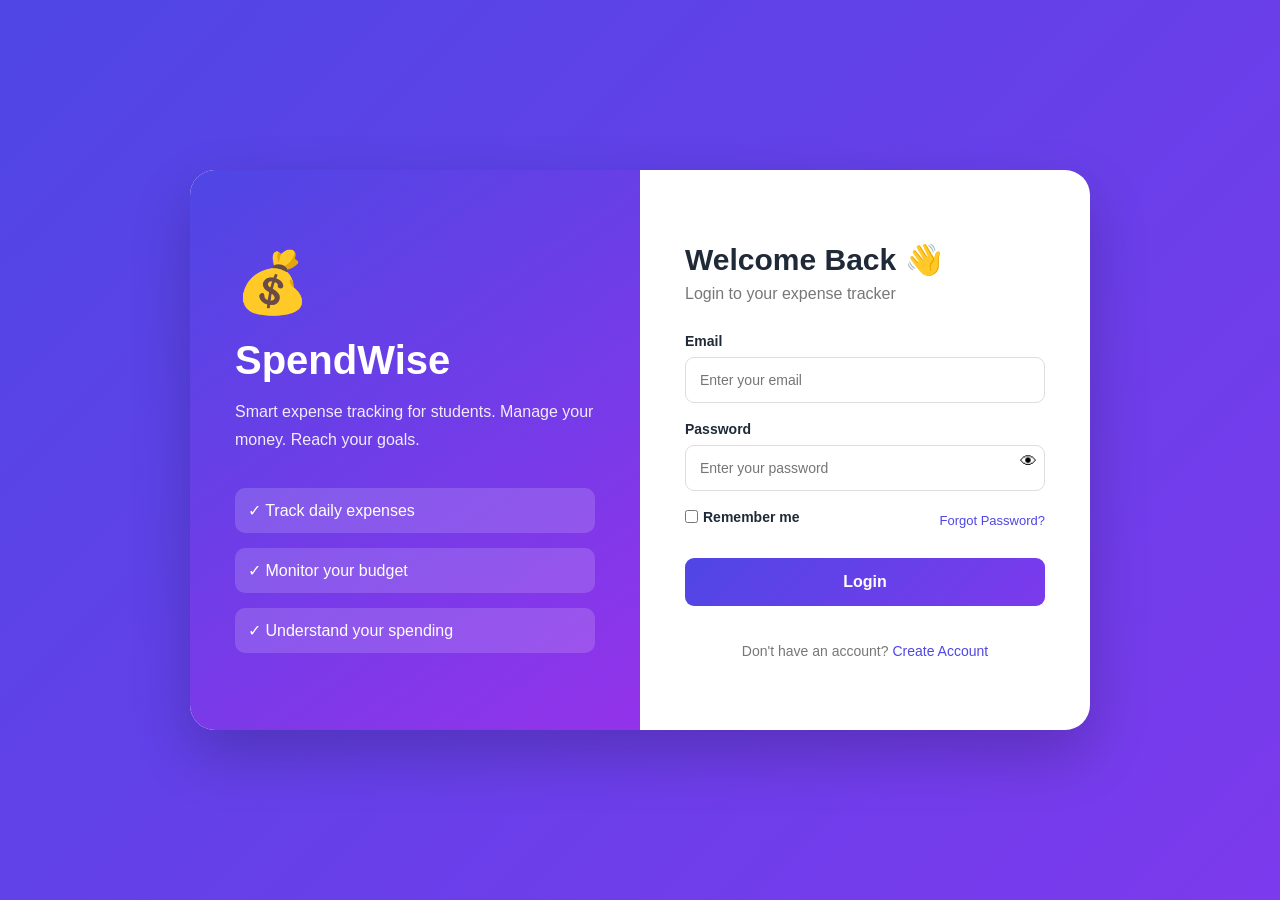
<file: index.html>
<!DOCTYPE html>
<html lang="en">
<head>
    <meta charset="UTF-8">
    <meta name="viewport" content="width=device-width, initial-scale=1.0">
    <title>SpendWise - Login</title>
    <link rel="stylesheet" href="style.css">
</head>

<body class="login-body">

    <div class="login-container">

        <div class="login-brand">
            <div class="brand-icon">💰</div>

            <h1>SpendWise</h1>

            <p>
                Smart expense tracking for students.
                Manage your money. Reach your goals.
            </p>

            <div class="features">
                <div>✓ Track daily expenses</div>
                <div>✓ Monitor your budget</div>
                <div>✓ Understand your spending</div>
            </div>
        </div>


        <div class="login-card">

            <h2>Welcome Back 👋</h2>
            <p class="subtitle">Login to your expense tracker</p>

            <form id="loginForm">

                <label>Email</label>
                <input
                    type="email"
                    id="email"
                    placeholder="Enter your email"
                    required
                >

                <label>Password</label>

                <div class="password-container">
                    <input
                        type="password"
                        id="password"
                        placeholder="Enter your password"
                        required
                    >

                    <button type="button" id="togglePassword">
                        👁
                    </button>
                </div>

                <div class="login-options">
                    <label class="remember">
                        <input type="checkbox">
                        Remember me
                    </label>

                    <a href="#">Forgot Password?</a>
                </div>

                <button type="submit" class="login-button">
                    Login
                </button>

                <p id="loginMessage"></p>

            </form>

            <p class="signup">
                Don't have an account?
                <a href="#">Create Account</a>
            </p>

        </div>

    </div>

    <script src="script.js"></script>

</body>
</html>
</file>
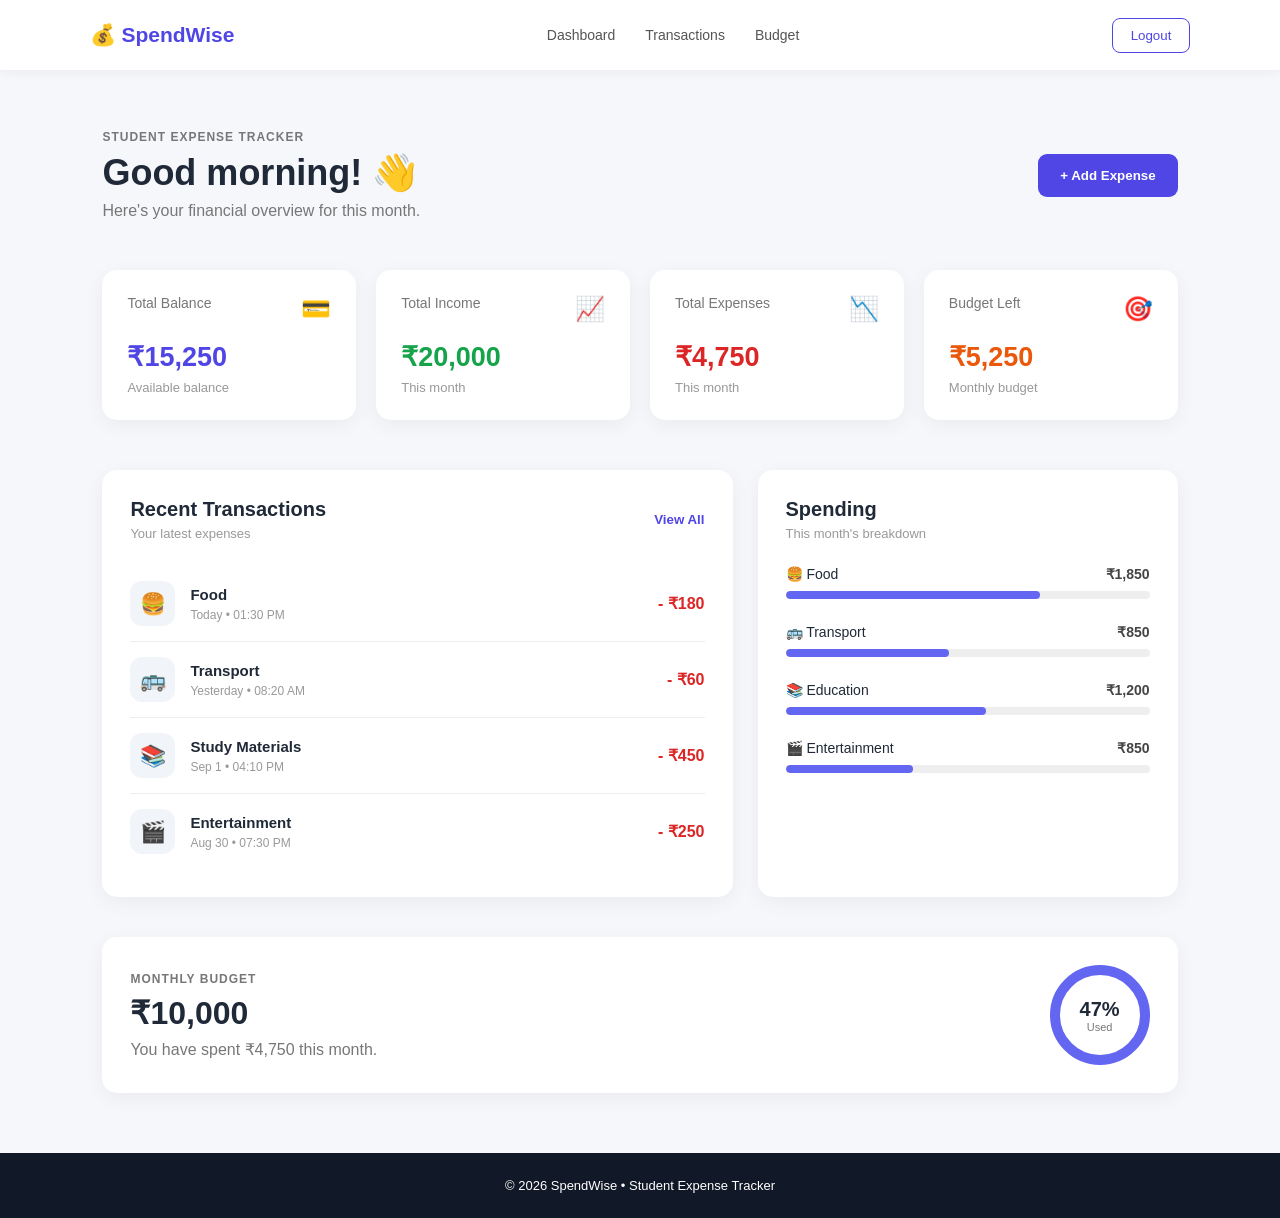
<file: home.html>
<!DOCTYPE html>
<html lang="en">

<head>
    <meta charset="UTF-8">
    <meta name="viewport" content="width=device-width, initial-scale=1.0">

    <title>SpendWise - Dashboard</title>

    <link rel="stylesheet" href="style.css">
</head>

<body>

    <!-- NAVBAR -->

    <header class="navbar">

        <div class="logo">
            💰 SpendWise
        </div>

        <nav>
            <a href="#dashboard">Dashboard</a>
            <a href="#transactions">Transactions</a>
            <a href="#budget">Budget</a>
        </nav>

        <button class="logout-button" onclick="logout()">
            Logout
        </button>

    </header>


    <!-- MAIN -->

    <main id="dashboard">

        <!-- Welcome -->

        <section class="welcome">

            <div>
                <p class="small-title">STUDENT EXPENSE TRACKER</p>

                <h1>
                    Good morning! 👋
                </h1>

                <p>
                    Here's your financial overview for this month.
                </p>
            </div>

            <button class="add-expense" onclick="openExpenseForm()">
                + Add Expense
            </button>

        </section>


        <!-- SUMMARY CARDS -->

        <section class="summary">

            <div class="summary-card balance">

                <div class="summary-top">
                    <span>Total Balance</span>
                    <span class="summary-icon">💳</span>
                </div>

                <h2 id="balance">₹15,250</h2>

                <p>Available balance</p>

            </div>


            <div class="summary-card income">

                <div class="summary-top">
                    <span>Total Income</span>
                    <span class="summary-icon">📈</span>
                </div>

                <h2 id="income">₹20,000</h2>

                <p>This month</p>

            </div>


            <div class="summary-card expense">

                <div class="summary-top">
                    <span>Total Expenses</span>
                    <span class="summary-icon">📉</span>
                </div>

                <h2 id="expenses">₹4,750</h2>

                <p>This month</p>

            </div>


            <div class="summary-card budget">

                <div class="summary-top">
                    <span>Budget Left</span>
                    <span class="summary-icon">🎯</span>
                </div>

                <h2 id="budgetLeft">₹5,250</h2>

                <p>Monthly budget</p>

            </div>

        </section>


        <!-- CONTENT -->

        <section class="dashboard-grid">

            <!-- RECENT TRANSACTIONS -->

            <div class="transactions card-box" id="transactions">

                <div class="section-header">

                    <div>
                        <h2>Recent Transactions</h2>
                        <p>Your latest expenses</p>
                    </div>

                    <button onclick="showAllTransactions()">
                        View All
                    </button>

                </div>


                <div id="transactionList">

                    <div class="transaction">

                        <div class="transaction-icon food">
                            🍔
                        </div>

                        <div class="transaction-info">
                            <h3>Food</h3>
                            <p>Today • 01:30 PM</p>
                        </div>

                        <strong class="negative">
                            - ₹180
                        </strong>

                    </div>


                    <div class="transaction">

                        <div class="transaction-icon transport">
                            🚌
                        </div>

                        <div class="transaction-info">
                            <h3>Transport</h3>
                            <p>Yesterday • 08:20 AM</p>
                        </div>

                        <strong class="negative">
                            - ₹60
                        </strong>

                    </div>


                    <div class="transaction">

                        <div class="transaction-icon study">
                            📚
                        </div>

                        <div class="transaction-info">
                            <h3>Study Materials</h3>
                            <p>Sep 1 • 04:10 PM</p>
                        </div>

                        <strong class="negative">
                            - ₹450
                        </strong>

                    </div>


                    <div class="transaction">

                        <div class="transaction-icon entertainment">
                            🎬
                        </div>

                        <div class="transaction-info">
                            <h3>Entertainment</h3>
                            <p>Aug 30 • 07:30 PM</p>
                        </div>

                        <strong class="negative">
                            - ₹250
                        </strong>

                    </div>

                </div>

            </div>


            <!-- EXPENSE BREAKDOWN -->

            <div class="card-box">

                <div class="section-header">

                    <div>
                        <h2>Spending</h2>
                        <p>This month's breakdown</p>
                    </div>

                </div>


                <div class="spending-item">

                    <div class="spending-name">
                        <span>🍔 Food</span>
                        <strong>₹1,850</strong>
                    </div>

                    <div class="progress">
                        <div style="width: 70%;"></div>
                    </div>

                </div>


                <div class="spending-item">

                    <div class="spending-name">
                        <span>🚌 Transport</span>
                        <strong>₹850</strong>
                    </div>

                    <div class="progress">
                        <div style="width: 45%;"></div>
                    </div>

                </div>


                <div class="spending-item">

                    <div class="spending-name">
                        <span>📚 Education</span>
                        <strong>₹1,200</strong>
                    </div>

                    <div class="progress">
                        <div style="width: 55%;"></div>
                    </div>

                </div>


                <div class="spending-item">

                    <div class="spending-name">
                        <span>🎬 Entertainment</span>
                        <strong>₹850</strong>
                    </div>

                    <div class="progress">
                        <div style="width: 35%;"></div>
                    </div>

                </div>

            </div>

        </section>


        <!-- BUDGET -->

        <section class="budget-section" id="budget">

            <div class="card-box budget-box">

                <div>

                    <p class="small-title">
                        MONTHLY BUDGET
                    </p>

                    <h2>₹10,000</h2>

                    <p>
                        You have spent ₹4,750 this month.
                    </p>

                </div>

                <div class="budget-circle">
                    <strong>47%</strong>
                    <span>Used</span>
                </div>

            </div>

        </section>

    </main>


    <!-- ADD EXPENSE MODAL -->

    <div class="modal" id="expenseModal">

        <div class="modal-content">

            <button class="close-button" onclick="closeExpenseForm()">
                ×
            </button>

            <h2>Add Expense</h2>

            <p>Add a new transaction to your account.</p>

            <form id="expenseForm">

                <label>Expense Name</label>

                <input
                    type="text"
                    id="expenseName"
                    placeholder="Example: Lunch"
                    required
                >


                <label>Amount</label>

                <input
                    type="number"
                    id="expenseAmount"
                    placeholder="₹ Amount"
                    required
                >


                <label>Category</label>

                <select id="expenseCategory">

                    <option>🍔 Food</option>
                    <option>🚌 Transport</option>
                    <option>📚 Education</option>
                    <option>🎬 Entertainment</option>
                    <option>🛍 Shopping</option>
                    <option>💡 Other</option>

                </select>


                <button type="submit" class="save-expense">
                    Save Expense
                </button>

            </form>

        </div>

    </div>


    <footer>
        <p>©️ 2026 SpendWise • Student Expense Tracker</p>
    </footer>


    <script src="script.js"></script>

</body>
</html>
</file>
<file: style.css>
* {
    margin: 0;
    padding: 0;
    box-sizing: border-box;
}

body {
    font-family: Arial, sans-serif;
    background: #f5f7fb;
    color: #1f2937;
}


/* =========================
   LOGIN PAGE
========================= */

.login-body {
    min-height: 100vh;

    display: flex;
    justify-content: center;
    align-items: center;

    padding: 20px;

    background: linear-gradient(
        135deg,
        #4f46e5,
        #7c3aed
    );
}

.login-container {
    width: 900px;
    max-width: 100%;

    min-height: 560px;

    display: grid;
    grid-template-columns: 1fr 1fr;

    background: white;

    border-radius: 25px;

    overflow: hidden;

    box-shadow:
        0 25px 60px rgba(0, 0, 0, 0.2);
}


/* Login Brand */

.login-brand {
    padding: 60px 45px;

    color: white;

    background: linear-gradient(
        145deg,
        #4f46e5,
        #9333ea
    );

    display: flex;
    flex-direction: column;
    justify-content: center;
}

.brand-icon {
    font-size: 60px;
    margin-bottom: 20px;
}

.login-brand h1 {
    font-size: 40px;
    margin-bottom: 15px;
}

.login-brand > p {
    line-height: 1.7;
    opacity: 0.9;
}

.features {
    margin-top: 35px;

    display: grid;
    gap: 15px;
}

.features div {
    padding: 13px;

    border-radius: 10px;

    background: rgba(255, 255, 255, 0.15);
}


/* Login Card */

.login-card {
    padding: 55px 45px;

    display: flex;
    flex-direction: column;
    justify-content: center;
}

.login-card h2 {
    font-size: 30px;
    margin-bottom: 8px;
}

.subtitle {
    color: #777;
    margin-bottom: 30px;
}

.login-card form {
    display: flex;
    flex-direction: column;
}

.login-card label {
    font-size: 14px;
    font-weight: bold;
    margin-bottom: 8px;
}

.login-card input[type="email"],
.login-card input[type="password"],
.login-card input[type="text"],
.login-card input[type="number"],
.login-card select {
    width: 100%;

    padding: 14px;

    border: 1px solid #ddd;

    border-radius: 9px;

    margin-bottom: 18px;

    outline: none;

    font-size: 14px;
}

.login-card input:focus {
    border-color: #6366f1;
}


/* Password */

.password-container {
    position: relative;
}

.password-container input {
    padding-right: 45px !important;
}

.password-container button {
    position: absolute;

    right: 8px;
    top: 7px;

    border: none;
    background: none;

    cursor: pointer;

    font-size: 17px;
}


/* Options */

.login-options {
    display: flex;

    justify-content: space-between;

    align-items: center;

    font-size: 13px;

    margin-bottom: 25px;
}

.remember {
    display: flex;

    align-items: center;

    gap: 5px;
}

.login-options a,
.signup a {
    color: #4f46e5;
    text-decoration: none;
}


/* Login Button */

.login-button {
    border: none;

    padding: 15px;

    border-radius: 9px;

    background: linear-gradient(
        135deg,
        #4f46e5,
        #7c3aed
    );

    color: white;

    font-size: 16px;

    font-weight: bold;

    cursor: pointer;

    transition: 0.3s;
}

.login-button:hover {
    transform: translateY(-2px);
}

#loginMessage {
    text-align: center;

    margin-top: 12px;

    font-size: 14px;
}

.signup {
    text-align: center;

    color: #777;

    font-size: 14px;

    margin-top: 25px;
}


/* =========================
   NAVBAR
========================= */

.navbar {
    height: 70px;

    background: white;

    display: flex;

    align-items: center;

    justify-content: space-between;

    padding: 0 7%;

    box-shadow:
        0 2px 12px rgba(0, 0, 0, 0.05);

    position: sticky;

    top: 0;

    z-index: 20;
}

.logo {
    color: #4f46e5;

    font-size: 21px;

    font-weight: bold;
}

.navbar nav {
    display: flex;

    gap: 30px;
}

.navbar nav a {
    color: #555;

    text-decoration: none;

    font-size: 14px;
}

.navbar nav a:hover {
    color: #4f46e5;
}

.logout-button {
    padding: 9px 18px;

    border-radius: 8px;

    border: 1px solid #4f46e5;

    color: #4f46e5;

    background: white;

    cursor: pointer;
}

.logout-button:hover {
    background: #4f46e5;

    color: white;
}


/* =========================
   WELCOME
========================= */

.welcome {
    padding: 60px 8% 30px;

    display: flex;

    align-items: center;

    justify-content: space-between;
}

.small-title {
    color: #6366f1;

    font-size: 12px;

    font-weight: bold;

    letter-spacing: 1px;

    margin-bottom: 8px;
}

.welcome h1 {
    font-size: 36px;

    margin-bottom: 8px;
}

.welcome p {
    color: #777;
}

.add-expense {
    border: none;

    background: #4f46e5;

    color: white;

    padding: 14px 22px;

    border-radius: 9px;

    cursor: pointer;

    font-weight: bold;
}

.add-expense:hover {
    background: #4338ca;
}


/* =========================
   SUMMARY
========================= */

.summary {
    padding: 20px 8% 40px;

    display: grid;

    grid-template-columns:
        repeat(4, 1fr);

    gap: 20px;
}

.summary-card {
    background: white;

    padding: 25px;

    border-radius: 15px;

    box-shadow:
        0 5px 20px rgba(0, 0, 0, 0.05);
}

.summary-top {
    display: flex;

    justify-content: space-between;

    color: #777;

    font-size: 14px;
}

.summary-icon {
    font-size: 24px;
}

.summary-card h2 {
    font-size: 27px;

    margin: 18px 0 7px;
}

.summary-card p {
    color: #999;

    font-size: 13px;
}

.balance h2 {
    color: #4f46e5;
}

.income h2 {
    color: #16a34a;
}

.expense h2 {
    color: #dc2626;
}

.budget h2 {
    color: #ea580c;
}


/* =========================
   DASHBOARD GRID
========================= */

.dashboard-grid {
    padding: 10px 8% 40px;

    display: grid;

    grid-template-columns:
        1.5fr 1fr;

    gap: 25px;
}

.card-box {
    background: white;

    padding: 28px;

    border-radius: 15px;

    box-shadow:
        0 5px 20px rgba(0, 0, 0, 0.05);
}

.section-header {
    display: flex;

    justify-content: space-between;

    align-items: center;

    margin-bottom: 25px;
}

.section-header h2 {
    font-size: 20px;

    margin-bottom: 5px;
}

.section-header p {
    color: #999;

    font-size: 13px;
}

.section-header button {
    border: none;

    background: transparent;

    color: #4f46e5;

    cursor: pointer;

    font-weight: bold;
}


/* Transactions */

.transaction {
    display: flex;

    align-items: center;

    gap: 15px;

    padding: 15px 0;

    border-bottom: 1px solid #eee;
}

.transaction:last-child {
    border-bottom: none;
}

.transaction-icon {
    width: 45px;
    height: 45px;

    display: flex;

    align-items: center;
    justify-content: center;

    border-radius: 12px;

    font-size: 21px;

    background: #f1f5f9;
}

.transaction-info {
    flex: 1;
}

.transaction-info h3 {
    font-size: 15px;

    margin-bottom: 5px;
}

.transaction-info p {
    color: #999;

    font-size: 12px;
}

.negative {
    color: #dc2626;
}


/* =========================
   SPENDING
========================= */

.spending-item {
    margin-bottom: 25px;
}

.spending-name {
    display: flex;

    justify-content: space-between;

    margin-bottom: 9px;

    font-size: 14px;
}

.spending-name strong {
    color: #444;
}

.progress {
    height: 8px;

    background: #eee;

    border-radius: 10px;

    overflow: hidden;
}

.progress div {
    height: 100%;

    background: #6366f1;

    border-radius: 10px;
}


/* =========================
   BUDGET
========================= */

.budget-section {
    padding: 0 8% 60px;
}

.budget-box {
    display: flex;

    justify-content: space-between;

    align-items: center;
}

.budget-box h2 {
    font-size: 32px;

    margin: 8px 0;
}

.budget-box p {
    color: #777;
}


/* Budget Circle */

.budget-circle {
    width: 100px;
    height: 100px;

    border-radius: 50%;

    border: 10px solid #6366f1;

    display: flex;

    flex-direction: column;

    align-items: center;

    justify-content: center;
}

.budget-circle strong {
    font-size: 20px;
}

.budget-circle span {
    color: #777;

    font-size: 11px;
}


/* =========================
   MODAL
========================= */

.modal {
    display: none;

    position: fixed;

    inset: 0;

    background: rgba(0, 0, 0, 0.5);

    z-index: 100;

    align-items: center;

    justify-content: center;

    padding: 20px;
}

.modal-content {
    width: 450px;

    max-width: 100%;

    background: white;

    padding: 35px;

    border-radius: 18px;

    position: relative;
}

.modal-content h2 {
    margin-bottom: 7px;
}

.modal-content > p {
    color: #777;

    margin-bottom: 25px;
}

.modal-content form {
    display: flex;

    flex-direction: column;
}

.modal-content label {
    font-weight: bold;

    font-size: 14px;

    margin-bottom: 8px;
}

.modal-content input,
.modal-content select {
    padding: 13px;

    border: 1px solid #ddd;

    border-radius: 8px;

    margin-bottom: 18px;

    outline: none;
}

.close-button {
    position: absolute;

    right: 20px;
    top: 15px;

    border: none;

    background: none;

    font-size: 28px;

    cursor: pointer;

    color: #777;
}

.save-expense {
    border: none;

    padding: 14px;

    background: #4f46e5;

    color: white;

    border-radius: 8px;

    cursor: pointer;

    font-weight: bold;
}


/* =========================
   FOOTER
========================= */

footer {
    text-align: center;

    padding: 25px;

    background: #111827;

    color: white;

    font-size: 13px;
}


/* =========================
   MOBILE
========================= */

@media (max-width: 850px) {

    .login-container {
        grid-template-columns: 1fr;
    }

    .login-brand {
        text-align: center;

        padding: 40px 30px;
    }

    .login-card {
        padding: 40px 30px;
    }

    .summary {
        grid-template-columns:
            repeat(2, 1fr);
    }

    .dashboard-grid {
        grid-template-columns: 1fr;
    }

    .navbar {
        height: auto;

        padding: 15px 5%;

        flex-wrap: wrap;

        gap: 15px;
    }

    .navbar nav {
        order: 3;

        width: 100%;

        justify-content: center;

        flex-wrap: wrap;
    }

    .welcome {
        flex-direction: column;

        align-items: flex-start;

        gap: 25px;
    }
}


@media (max-width: 500px) {

    .summary {
        grid-template-columns: 1fr;
    }

    .welcome h1 {
        font-size: 29px;
    }

    .dashboard-grid,
    .summary,
    .welcome {
        padding-left: 5%;
        padding-right: 5%;
    }

    .budget-section {
        padding-left: 5%;
        padding-right: 5%;
    }

    .budget-box {
        gap: 20px;
    }

    .navbar nav {
        gap: 12px;
    }
}
</file>
